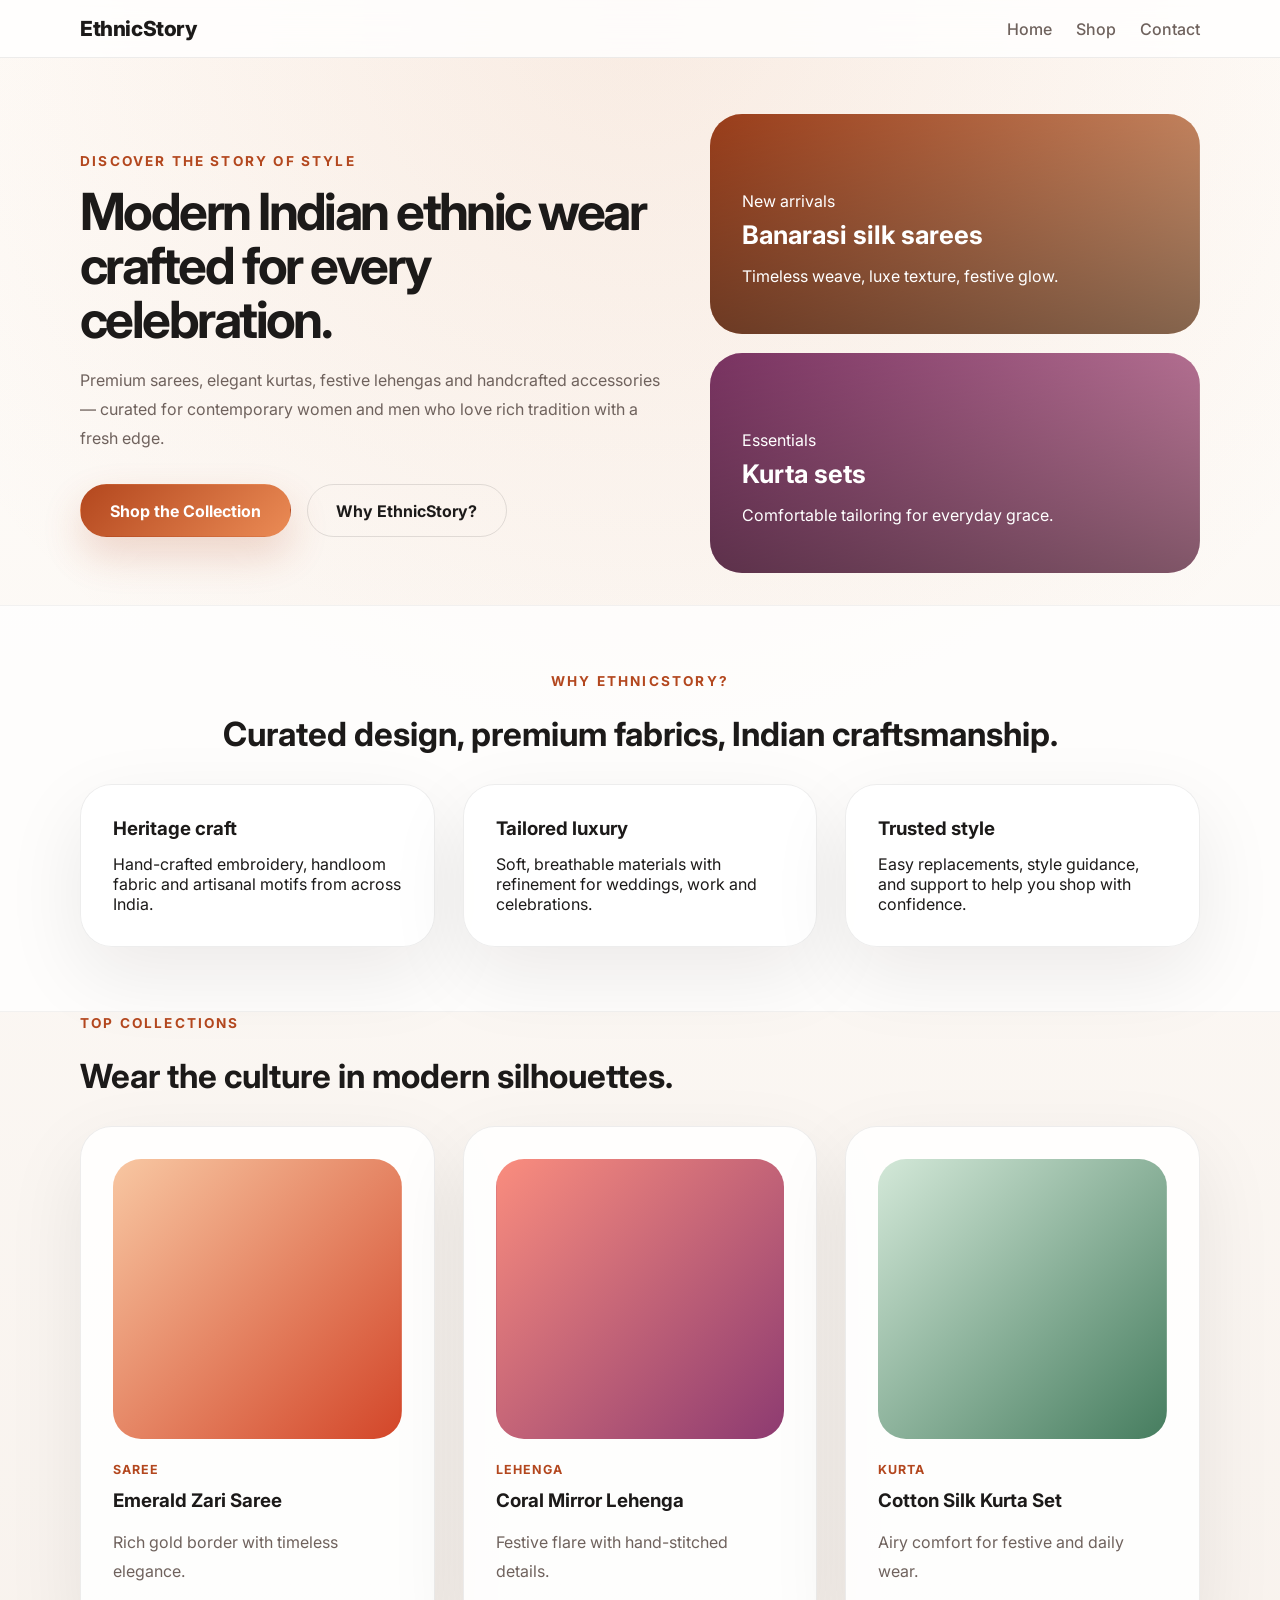
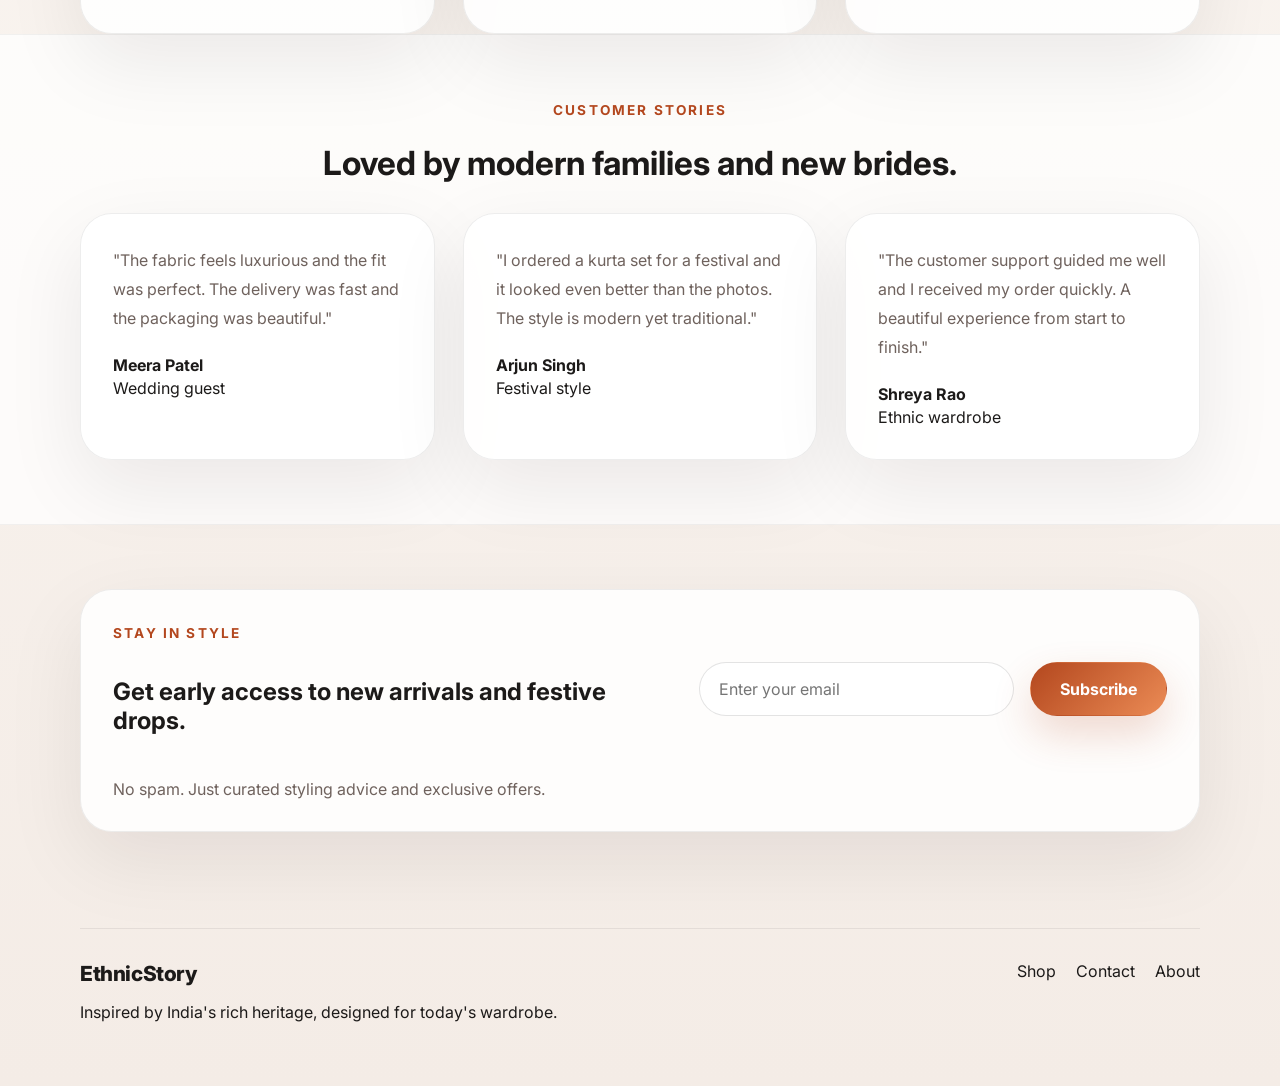
<file: index.html>
<!DOCTYPE html>
<html lang="en">
  <head>
    <meta charset="UTF-8" />
    <meta name="viewport" content="width=device-width, initial-scale=1.0" />
    <title>EthnicStory | Indian Ethnic Wear</title>
    <link rel="preconnect" href="https://fonts.googleapis.com" />
    <link rel="preconnect" href="https://fonts.gstatic.com" crossorigin />
    <link
      href="https://fonts.googleapis.com/css2?family=Inter:wght@400;500;600;700;800&display=swap"
      rel="stylesheet"
    />
    <link rel="stylesheet" href="styles.css" />
  </head>
  <body>
    <header class="site-header">
      <div class="container header-inner">
        <a class="brand" href="index.html">EthnicStory</a>
        <nav class="main-nav" aria-label="Primary navigation">
          <a href="index.html">Home</a>
          <a href="shop.html">Shop</a>
          <a href="contact.html">Contact</a>
        </nav>
        <button class="nav-toggle" aria-label="Open menu">
          <span></span>
          <span></span>
          <span></span>
        </button>
      </div>
    </header>

    <main>
      <section class="hero section-hero">
        <div class="container hero-grid">
          <div class="hero-copy">
            <span class="eyebrow">Discover the story of style</span>
            <h1>Modern Indian ethnic wear crafted for every celebration.</h1>
            <p>
              Premium sarees, elegant kurtas, festive lehengas and handcrafted
              accessories — curated for contemporary women and men who love rich
              tradition with a fresh edge.
            </p>
            <div class="hero-actions">
              <a class="button primary" href="shop.html">Shop the Collection</a>
              <a class="button outline" href="#why-us">Why EthnicStory?</a>
            </div>
          </div>
          <div class="hero-visual">
            <div class="hero-card hero-card-primary">
              <div class="hero-card-content">
                <span>New arrivals</span>
                <h2>Banarasi silk sarees</h2>
                <p>Timeless weave, luxe texture, festive glow.</p>
              </div>
            </div>
            <div class="hero-card hero-card-secondary">
              <div class="hero-card-content">
                <span>Essentials</span>
                <h2>Kurta sets</h2>
                <p>Comfortable tailoring for everyday grace.</p>
              </div>
            </div>
          </div>
        </div>
      </section>

      <section class="section-featured section-pattern" id="why-us">
        <div class="container">
          <div class="section-heading center">
            <span class="eyebrow">Why EthnicStory?</span>
            <h2>Curated design, premium fabrics, Indian craftsmanship.</h2>
          </div>
          <div class="feature-grid">
            <article class="feature-card">
              <h3>Heritage craft</h3>
              <p>Hand-crafted embroidery, handloom fabric and artisanal motifs from across India.</p>
            </article>
            <article class="feature-card">
              <h3>Tailored luxury</h3>
              <p>Soft, breathable materials with refinement for weddings, work and celebrations.</p>
            </article>
            <article class="feature-card">
              <h3>Trusted style</h3>
              <p>Easy replacements, style guidance, and support to help you shop with confidence.</p>
            </article>
          </div>
        </div>
      </section>

      <section class="section-products">
        <div class="container">
          <div class="section-heading">
            <span class="eyebrow">Top collections</span>
            <h2>Wear the culture in modern silhouettes.</h2>
          </div>
          <div class="product-grid">
            <article class="product-card">
              <div class="product-image product-image-1"></div>
              <div class="product-meta">
                <span class="product-category">Saree</span>
                <h3>Emerald Zari Saree</h3>
                <p>Rich gold border with timeless elegance.</p>
              </div>
            </article>
            <article class="product-card">
              <div class="product-image product-image-2"></div>
              <div class="product-meta">
                <span class="product-category">Lehenga</span>
                <h3>Coral Mirror Lehenga</h3>
                <p>Festive flare with hand-stitched details.</p>
              </div>
            </article>
            <article class="product-card">
              <div class="product-image product-image-3"></div>
              <div class="product-meta">
                <span class="product-category">Kurta</span>
                <h3>Cotton Silk Kurta Set</h3>
                <p>Airy comfort for festive and daily wear.</p>
              </div>
            </article>
          </div>
        </div>
      </section>

      <section class="section-testimonials section-pattern">
        <div class="container">
          <div class="section-heading center">
            <span class="eyebrow">Customer stories</span>
            <h2>Loved by modern families and new brides.</h2>
          </div>
          <div class="testimonial-grid">
            <article class="testimonial-card">
              <p>"The fabric feels luxurious and the fit was perfect. The delivery was fast and the packaging was beautiful."</p>
              <div>
                <strong>Meera Patel</strong>
                <span>Wedding guest</span>
              </div>
            </article>
            <article class="testimonial-card">
              <p>"I ordered a kurta set for a festival and it looked even better than the photos. The style is modern yet traditional."</p>
              <div>
                <strong>Arjun Singh</strong>
                <span>Festival style</span>
              </div>
            </article>
            <article class="testimonial-card">
              <p>"The customer support guided me well and I received my order quickly. A beautiful experience from start to finish."</p>
              <div>
                <strong>Shreya Rao</strong>
                <span>Ethnic wardrobe</span>
              </div>
            </article>
          </div>
        </div>
      </section>

      <section class="section-newsletter">
        <div class="container newsletter-panel">
          <div>
            <span class="eyebrow">Stay in style</span>
            <h2>Get early access to new arrivals and festive drops.</h2>
          </div>
          <form id="newsletter-form" class="newsletter-form">
            <input type="email" name="email" placeholder="Enter your email" aria-label="Email address" required />
            <button class="button primary" type="submit">Subscribe</button>
          </form>
          <p class="newsletter-note">No spam. Just curated styling advice and exclusive offers.</p>
        </div>
      </section>
    </main>

    <footer class="site-footer">
      <div class="container footer-grid">
        <div>
          <a class="brand" href="index.html">EthnicStory</a>
          <p>Inspired by India's rich heritage, designed for today's wardrobe.</p>
        </div>
        <div class="footer-links">
          <a href="shop.html">Shop</a>
          <a href="contact.html">Contact</a>
          <a href="#why-us">About</a>
        </div>
      </div>
    </footer>

    <script src="script.js"></script>
  </body>
</html>
</file>
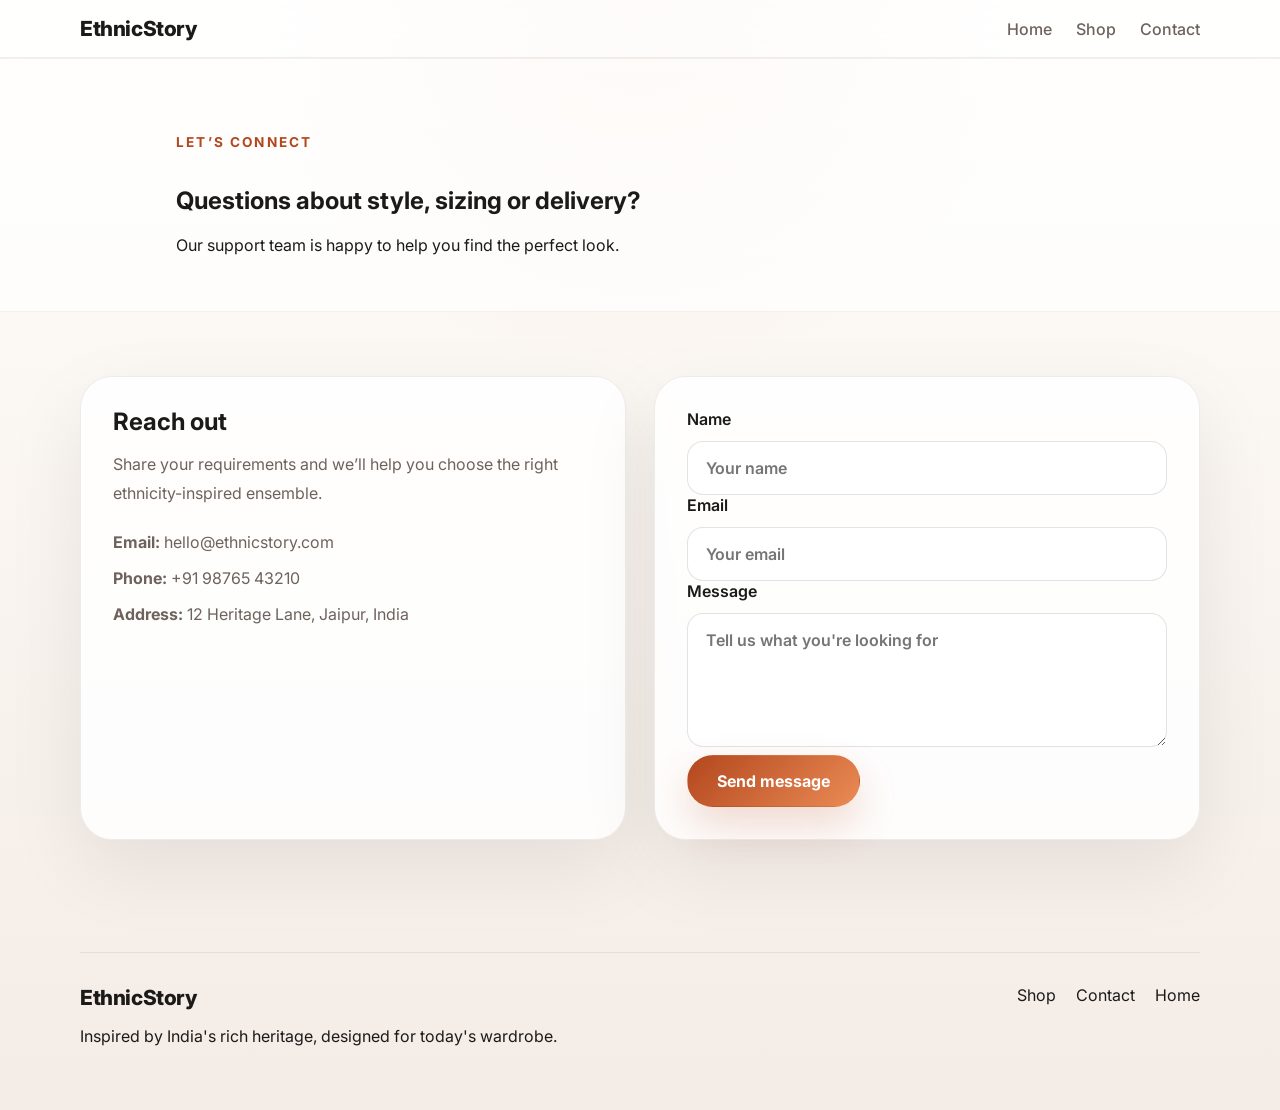
<file: contact.html>
<!DOCTYPE html>
<html lang="en">
  <head>
    <meta charset="UTF-8" />
    <meta name="viewport" content="width=device-width, initial-scale=1.0" />
    <title>Contact | EthnicStory</title>
    <link rel="preconnect" href="https://fonts.googleapis.com" />
    <link rel="preconnect" href="https://fonts.gstatic.com" crossorigin />
    <link
      href="https://fonts.googleapis.com/css2?family=Inter:wght@400;500;600;700;800&display=swap"
      rel="stylesheet"
    />
    <link rel="stylesheet" href="styles.css" />
  </head>
  <body>
    <header class="site-header">
      <div class="container header-inner">
        <a class="brand" href="index.html">EthnicStory</a>
        <nav class="main-nav" aria-label="Primary navigation">
          <a href="index.html">Home</a>
          <a href="shop.html">Shop</a>
          <a href="contact.html">Contact</a>
        </nav>
        <button class="nav-toggle" aria-label="Open menu">
          <span></span>
          <span></span>
          <span></span>
        </button>
      </div>
    </header>

    <main>
      <section class="section-contact-hero section-pattern">
        <div class="container">
          <span class="eyebrow">Let’s connect</span>
          <h1>Questions about style, sizing or delivery?</h1>
          <p>Our support team is happy to help you find the perfect look.</p>
        </div>
      </section>

      <section class="section-contact-form">
        <div class="container contact-grid">
          <div class="contact-card">
            <h2>Reach out</h2>
            <p>Share your requirements and we’ll help you choose the right ethnicity-inspired ensemble.</p>
            <ul>
              <li><strong>Email:</strong> hello@ethnicstory.com</li>
              <li><strong>Phone:</strong> +91 98765 43210</li>
              <li><strong>Address:</strong> 12 Heritage Lane, Jaipur, India</li>
            </ul>
          </div>
          <form id="contact-form" class="contact-card contact-form">
            <label>
              Name
              <input type="text" name="name" placeholder="Your name" required />
            </label>
            <label>
              Email
              <input type="email" name="email" placeholder="Your email" required />
            </label>
            <label>
              Message
              <textarea name="message" rows="5" placeholder="Tell us what you're looking for" required></textarea>
            </label>
            <button class="button primary" type="submit">Send message</button>
          </form>
        </div>
      </section>
    </main>

    <footer class="site-footer">
      <div class="container footer-grid">
        <div>
          <a class="brand" href="index.html">EthnicStory</a>
          <p>Inspired by India's rich heritage, designed for today's wardrobe.</p>
        </div>
        <div class="footer-links">
          <a href="shop.html">Shop</a>
          <a href="contact.html">Contact</a>
          <a href="index.html">Home</a>
        </div>
      </div>
    </footer>

    <script src="script.js"></script>
  </body>
</html>
</file>
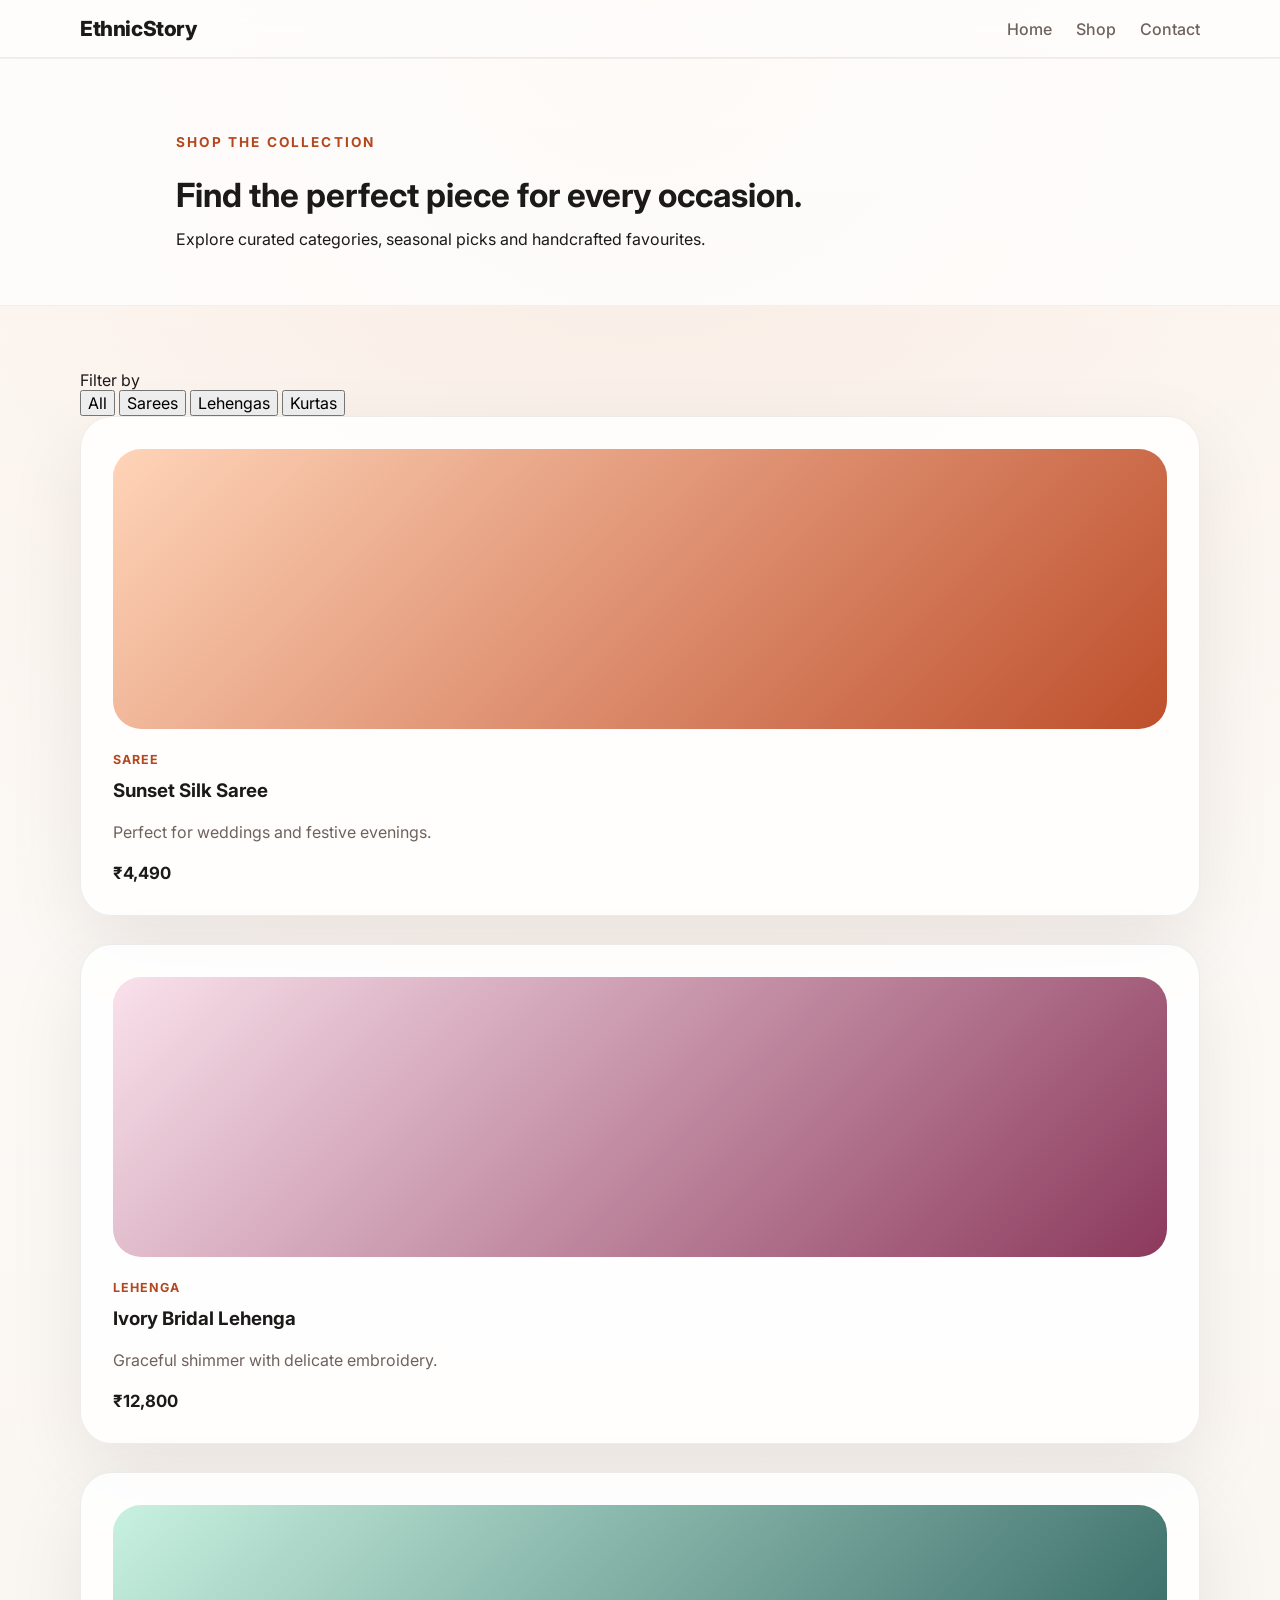
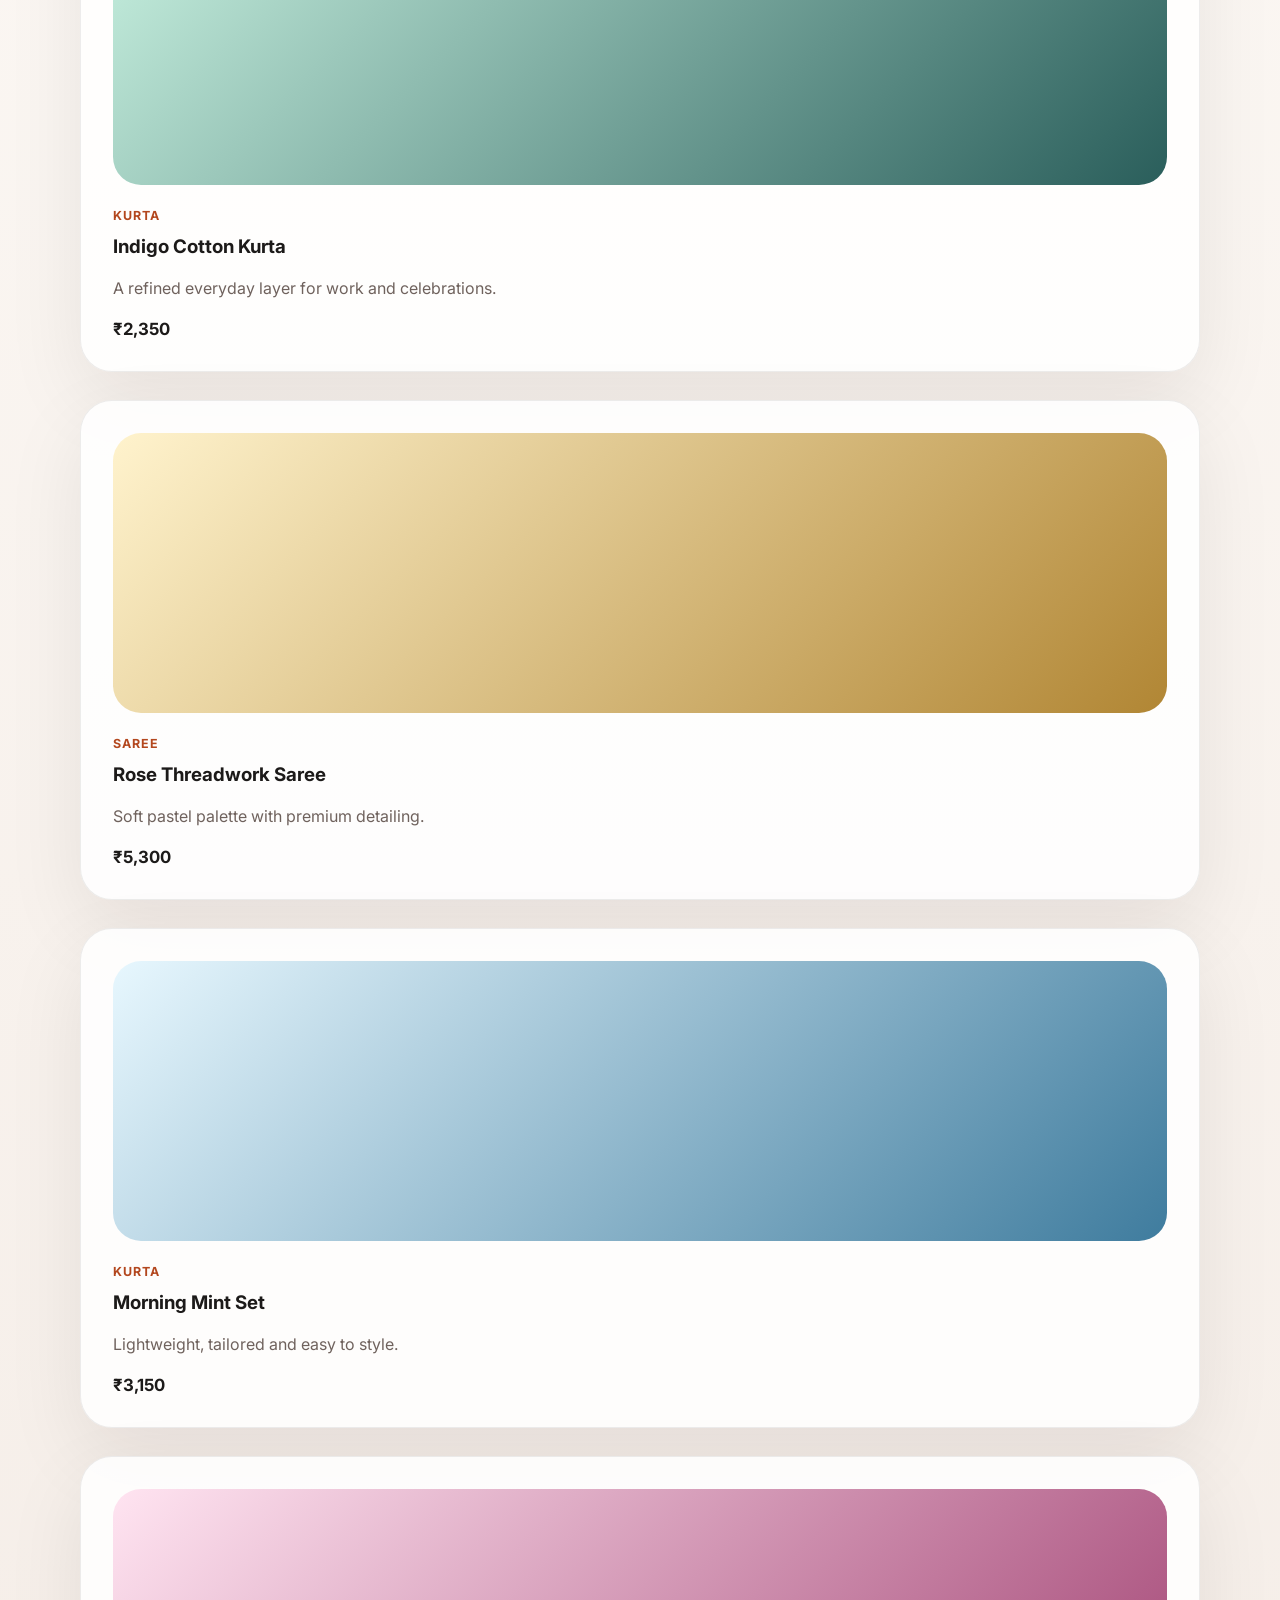
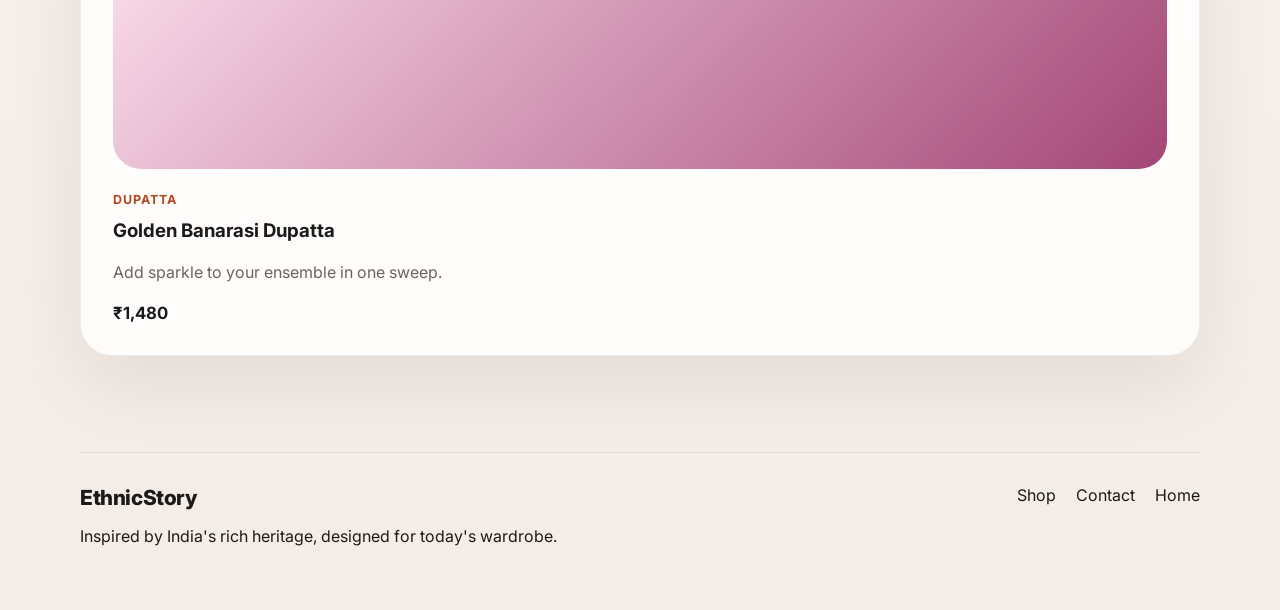
<file: shop.html>
<!DOCTYPE html>
<html lang="en">
  <head>
    <meta charset="UTF-8" />
    <meta name="viewport" content="width=device-width, initial-scale=1.0" />
    <title>Shop | EthnicStory</title>
    <link rel="preconnect" href="https://fonts.googleapis.com" />
    <link rel="preconnect" href="https://fonts.gstatic.com" crossorigin />
    <link
      href="https://fonts.googleapis.com/css2?family=Inter:wght@400;500;600;700;800&display=swap"
      rel="stylesheet"
    />
    <link rel="stylesheet" href="styles.css" />
  </head>
  <body>
    <header class="site-header">
      <div class="container header-inner">
        <a class="brand" href="index.html">EthnicStory</a>
        <nav class="main-nav" aria-label="Primary navigation">
          <a href="index.html">Home</a>
          <a href="shop.html">Shop</a>
          <a href="contact.html">Contact</a>
        </nav>
        <button class="nav-toggle" aria-label="Open menu">
          <span></span>
          <span></span>
          <span></span>
        </button>
      </div>
    </header>

    <main>
      <section class="section-shop-hero section-pattern">
        <div class="container shop-hero-copy">
          <span class="eyebrow">Shop the collection</span>
          <h1>Find the perfect piece for every occasion.</h1>
          <p>Explore curated categories, seasonal picks and handcrafted favourites.</p>
        </div>
      </section>

      <section class="section-product-list">
        <div class="container">
          <div class="product-filter">
            <span>Filter by</span>
            <div class="filter-list">
              <button class="filter-button active" type="button">All</button>
              <button class="filter-button" type="button">Sarees</button>
              <button class="filter-button" type="button">Lehengas</button>
              <button class="filter-button" type="button">Kurtas</button>
            </div>
          </div>
          <div class="shop-grid">
            <article class="product-card">
              <div class="product-image product-image-4"></div>
              <div class="product-meta">
                <span class="product-category">Saree</span>
                <h3>Sunset Silk Saree</h3>
                <p>Perfect for weddings and festive evenings.</p>
                <strong>₹4,490</strong>
              </div>
            </article>
            <article class="product-card">
              <div class="product-image product-image-5"></div>
              <div class="product-meta">
                <span class="product-category">Lehenga</span>
                <h3>Ivory Bridal Lehenga</h3>
                <p>Graceful shimmer with delicate embroidery.</p>
                <strong>₹12,800</strong>
              </div>
            </article>
            <article class="product-card">
              <div class="product-image product-image-6"></div>
              <div class="product-meta">
                <span class="product-category">Kurta</span>
                <h3>Indigo Cotton Kurta</h3>
                <p>A refined everyday layer for work and celebrations.</p>
                <strong>₹2,350</strong>
              </div>
            </article>
            <article class="product-card">
              <div class="product-image product-image-7"></div>
              <div class="product-meta">
                <span class="product-category">Saree</span>
                <h3>Rose Threadwork Saree</h3>
                <p>Soft pastel palette with premium detailing.</p>
                <strong>₹5,300</strong>
              </div>
            </article>
            <article class="product-card">
              <div class="product-image product-image-8"></div>
              <div class="product-meta">
                <span class="product-category">Kurta</span>
                <h3>Morning Mint Set</h3>
                <p>Lightweight, tailored and easy to style.</p>
                <strong>₹3,150</strong>
              </div>
            </article>
            <article class="product-card">
              <div class="product-image product-image-9"></div>
              <div class="product-meta">
                <span class="product-category">Dupatta</span>
                <h3>Golden Banarasi Dupatta</h3>
                <p>Add sparkle to your ensemble in one sweep.</p>
                <strong>₹1,480</strong>
              </div>
            </article>
          </div>
        </div>
      </section>
    </main>

    <footer class="site-footer">
      <div class="container footer-grid">
        <div>
          <a class="brand" href="index.html">EthnicStory</a>
          <p>Inspired by India's rich heritage, designed for today's wardrobe.</p>
        </div>
        <div class="footer-links">
          <a href="shop.html">Shop</a>
          <a href="contact.html">Contact</a>
          <a href="index.html">Home</a>
        </div>
      </div>
    </footer>

    <script src="script.js"></script>
  </body>
</html>
</file>
<file: styles.css>
:root {
  color-scheme: light;
  font-family: 'Inter', sans-serif;
  font-size: 16px;
  --bg: #fdf7f0;
  --surface: rgba(255, 255, 255, 0.86);
  --surface-strong: #ffffff;
  --text: #1c1a19;
  --muted: #6f625d;
  --accent: #b3471e;
  --accent-soft: #f6d9c7;
  --border: rgba(28, 26, 25, 0.08);
  --shadow: 0 28px 80px rgba(21, 17, 15, 0.08);
}

* {
  box-sizing: border-box;
}

html {
  scroll-behavior: smooth;
}

body {
  margin: 0;
  background: radial-gradient(circle at top, rgba(203, 111, 57, 0.12), transparent 30%),
    linear-gradient(180deg, #fffdfa 0%, #f4ece6 100%);
  color: var(--text);
}

img {
  max-width: 100%;
  display: block;
}

a {
  color: inherit;
  text-decoration: none;
}

button,
input,
textarea {
  font: inherit;
}

button {
  cursor: pointer;
}

.container {
  width: min(1120px, calc(100% - 2rem));
  margin: 0 auto;
}

.site-header {
  position: sticky;
  top: 0;
  z-index: 10;
  backdrop-filter: blur(16px);
  background: rgba(255, 255, 255, 0.8);
  border-bottom: 1px solid rgba(28, 26, 25, 0.08);
}

.header-inner {
  display: flex;
  align-items: center;
  justify-content: space-between;
  gap: 1rem;
  padding: 1rem 0;
}

.brand {
  font-size: 1.3rem;
  font-weight: 800;
  letter-spacing: -0.02em;
}

.main-nav {
  display: flex;
  gap: 1.5rem;
  align-items: center;
}

.main-nav a {
  color: var(--muted);
  font-weight: 500;
}

.nav-toggle {
  display: none;
  width: 2rem;
  height: 2rem;
  border: none;
  background: transparent;
  flex-direction: column;
  justify-content: space-between;
  padding: 0;
}

.nav-toggle span {
  display: block;
  width: 100%;
  height: 0.18rem;
  background: var(--text);
  border-radius: 999px;
}

.section-hero {
  padding: 3.5rem 0 2rem;
}

.hero-grid {
  display: grid;
  grid-template-columns: 1.1fr 0.9fr;
  align-items: center;
  gap: 2rem;
}

.hero-copy {
  max-width: 38rem;
}

.eyebrow {
  display: inline-flex;
  font-size: 0.85rem;
  font-weight: 700;
  color: var(--accent);
  text-transform: uppercase;
  letter-spacing: 0.16em;
  margin-bottom: 1rem;
}

.hero-copy h1,
.section-heading h2,
.shop-hero-copy h1,
.contact-card h2 {
  margin: 0;
  line-height: 1.05;
}

.hero-copy h1 {
  font-size: clamp(2.8rem, 4vw, 4.8rem);
  letter-spacing: -0.05em;
  margin-bottom: 1.2rem;
}

.hero-copy p,
.section-heading p,
.product-meta p,
.testimonial-card p,
.contact-card p {
  color: var(--muted);
  line-height: 1.8;
}

.hero-actions {
  display: flex;
  flex-wrap: wrap;
  gap: 1rem;
  margin-top: 2rem;
}

.button {
  display: inline-flex;
  align-items: center;
  justify-content: center;
  border-radius: 999px;
  border: 1px solid transparent;
  padding: 0.95rem 1.8rem;
  font-weight: 700;
  transition: transform 0.2s ease, box-shadow 0.2s ease, background 0.2s ease;
}

.button:hover {
  transform: translateY(-1px);
}

.button.primary {
  background: linear-gradient(135deg, #b3471e, #eb8b55);
  color: white;
  box-shadow: 0 18px 40px rgba(179, 71, 30, 0.2);
}

.button.outline {
  background: transparent;
  border-color: rgba(28, 26, 25, 0.12);
  color: var(--text);
}

.hero-visual {
  display: grid;
  gap: 1.2rem;
  grid-template-columns: 1fr;
}

.hero-card {
  min-height: 220px;
  border-radius: 2rem;
  padding: 2rem;
  display: flex;
  align-items: flex-end;
  background-size: cover;
  background-position: center;
  color: white;
  position: relative;
  overflow: hidden;
}

.hero-card::after {
  content: '';
  position: absolute;
  inset: 0;
  background: linear-gradient(180deg, rgba(0, 0, 0, 0.14), rgba(0, 0, 0, 0.46));
}

.hero-card-content {
  position: relative;
  z-index: 1;
}

.hero-card-primary {
  background-image: linear-gradient(135deg, #b3471e 0%, #f5b98e 100%);
}

.hero-card-secondary {
  background-image: linear-gradient(135deg, #8d3b71 0%, #ec9ebf 100%);
}

.hero-card h2 {
  margin: 0.5rem 0 0.8rem;
  font-size: 1.6rem;
}

.section-featured,
.section-testimonials,
.section-product-list,
.section-newsletter,
.section-contact-form {
  padding: 4rem 0;
}

.section-pattern {
  background: rgba(255, 255, 255, 0.75);
  border-top: 1px solid rgba(28, 26, 25, 0.05);
  border-bottom: 1px solid rgba(28, 26, 25, 0.05);
}

.section-heading {
  margin-bottom: 2rem;
}

.section-heading.center {
  text-align: center;
}

.section-heading h2,
.shop-hero-copy h1 {
  font-size: clamp(2rem, 2.6vw, 3rem);
  margin-top: 0.75rem;
}

.feature-grid,
.product-grid,
.testimonial-grid,
.shop-grid,
.contact-grid {
  display: grid;
  gap: 1.75rem;
}

.feature-grid {
  grid-template-columns: repeat(3, minmax(0, 1fr));
}

.feature-card,
.product-card,
.testimonial-card,
.newsletter-panel,
.contact-card,
.contact-form {
  background: var(--surface);
  border: 1px solid var(--border);
  box-shadow: var(--shadow);
  border-radius: 2rem;
  padding: 2rem;
}

.feature-card h3,
.product-meta h3,
.contact-card h2 {
  margin-top: 0;
  margin-bottom: 0.85rem;
}

.feature-card p {
  margin: 0;
}

.product-grid {
  grid-template-columns: repeat(3, minmax(0, 1fr));
}

.product-card {
  display: grid;
  row-gap: 1.2rem;
}

.product-image {
  min-height: 280px;
  border-radius: 1.75rem;
  background-size: cover;
  background-position: center;
}

.product-image-1 {
  background-image: linear-gradient(135deg, #f8c7a2 0%, #d34629 100%);
}

.product-image-2 {
  background-image: linear-gradient(135deg, #fa8d7e 0%, #8d3b71 100%);
}

.product-image-3 {
  background-image: linear-gradient(135deg, #d3e8d8 0%, #467d5f 100%);
}

.product-image-4 {
  background-image: linear-gradient(135deg, #ffd4b8 0%, #be4f2c 100%);
}

.product-image-5 {
  background-image: linear-gradient(135deg, #f9e1eb 0%, #8c3a5d 100%);
}

.product-image-6 {
  background-image: linear-gradient(135deg, #c8f1e0 0%, #2a5e5b 100%);
}

.product-image-7 {
  background-image: linear-gradient(135deg, #fff3cd 0%, #b18634 100%);
}

.product-image-8 {
  background-image: linear-gradient(135deg, #e7f7fe 0%, #3f7c9e 100%);
}

.product-image-9 {
  background-image: linear-gradient(135deg, #ffe4f1 0%, #a44776 100%);
}

.product-category {
  display: inline-flex;
  margin-bottom: 0.75rem;
  color: var(--accent);
  font-weight: 700;
  text-transform: uppercase;
  letter-spacing: 0.08em;
  font-size: 0.78rem;
}

.product-meta strong {
  display: block;
  margin-top: 0.8rem;
  font-size: 1.05rem;
}

.testimonial-grid {
  grid-template-columns: repeat(3, minmax(0, 1fr));
}

.testimonial-card {
  position: relative;
  min-height: 220px;
}

.testimonial-card p {
  margin: 0 0 1.4rem;
}

.testimonial-card div {
  display: flex;
  flex-direction: column;
  gap: 0.2rem;
}

.testimonial-card strong {
  font-size: 1rem;
}

.newsletter-panel {
  display: grid;
  gap: 1.5rem;
  grid-template-columns: 1.2fr 1fr;
  align-items: center;
}

.newsletter-form {
  display: grid;
  gap: 1rem;
  grid-template-columns: 1fr auto;
}

.newsletter-form input {
  width: 100%;
  padding: 1rem 1.2rem;
  border-radius: 999px;
  border: 1px solid rgba(28, 26, 25, 0.12);
  background: white;
}

.newsletter-note {
  color: var(--muted);
  margin: 0;
}

.site-footer {
  padding: 2rem 0 3rem;
}

.footer-grid {
  display: flex;
  justify-content: space-between;
  gap: 2rem;
  align-items: flex-start;
  border-top: 1px solid rgba(28, 26, 25, 0.08);
  padding-top: 2rem;
}

.footer-links {
  display: flex;
  gap: 1.25rem;
  flex-wrap: wrap;
}

.section-shop-hero,
.section-contact-hero {
  padding: 4.5rem 0 2.5rem;
}

.shop-hero-copy,
.section-contact-hero .container {
  max-width: 58rem;
}

.section-contact-form {
  padding-bottom: 5rem;
}

.contact-grid {
  grid-template-columns: 1fr 1fr;
}

.contact-card ul {
  list-style: none;
  padding: 0;
  margin: 1.5rem 0 0;
  display: grid;
  gap: 1rem;
}

.contact-card li {
  color: var(--muted);
}

.contact-form label {
  display: grid;
  gap: 0.75rem;
  color: var(--text);
  font-weight: 600;
}

.contact-form input,
.contact-form textarea {
  width: 100%;
  border: 1px solid rgba(28, 26, 25, 0.12);
  border-radius: 1rem;
  padding: 1rem 1.1rem;
  background: white;
}

.contact-form button {
  margin-top: 0.5rem;
}

@media (max-width: 980px) {
  .hero-grid,
  .feature-grid,
  .product-grid,
  .testimonial-grid,
  .newsletter-panel,
  .contact-grid {
    grid-template-columns: 1fr;
  }

  .hero-card,
  .feature-card,
  .product-card,
  .testimonial-card,
  .newsletter-panel,
  .contact-card {
    padding: 1.75rem;
  }

  .site-footer {
    padding-bottom: 4rem;
  }
}

@media (max-width: 720px) {
  .header-inner {
    align-items: flex-start;
  }

  .main-nav {
    display: none;
    flex-direction: column;
    position: absolute;
    top: 100%;
    right: 1rem;
    background: rgba(255, 255, 255, 0.98);
    padding: 1rem;
    border: 1px solid rgba(28, 26, 25, 0.08);
    border-radius: 1rem;
    width: min(220px, calc(100% - 2rem));
    box-shadow: var(--shadow);
  }

  .main-nav.open {
    display: flex;
  }

  .nav-toggle {
    display: flex;
  }
}

@media (max-width: 560px) {
  .hero-copy h1 {
    font-size: 2.5rem;
  }

  .button {
    width: 100%;
  }

  .newsletter-form {
    grid-template-columns: 1fr;
  }
}
</file>
